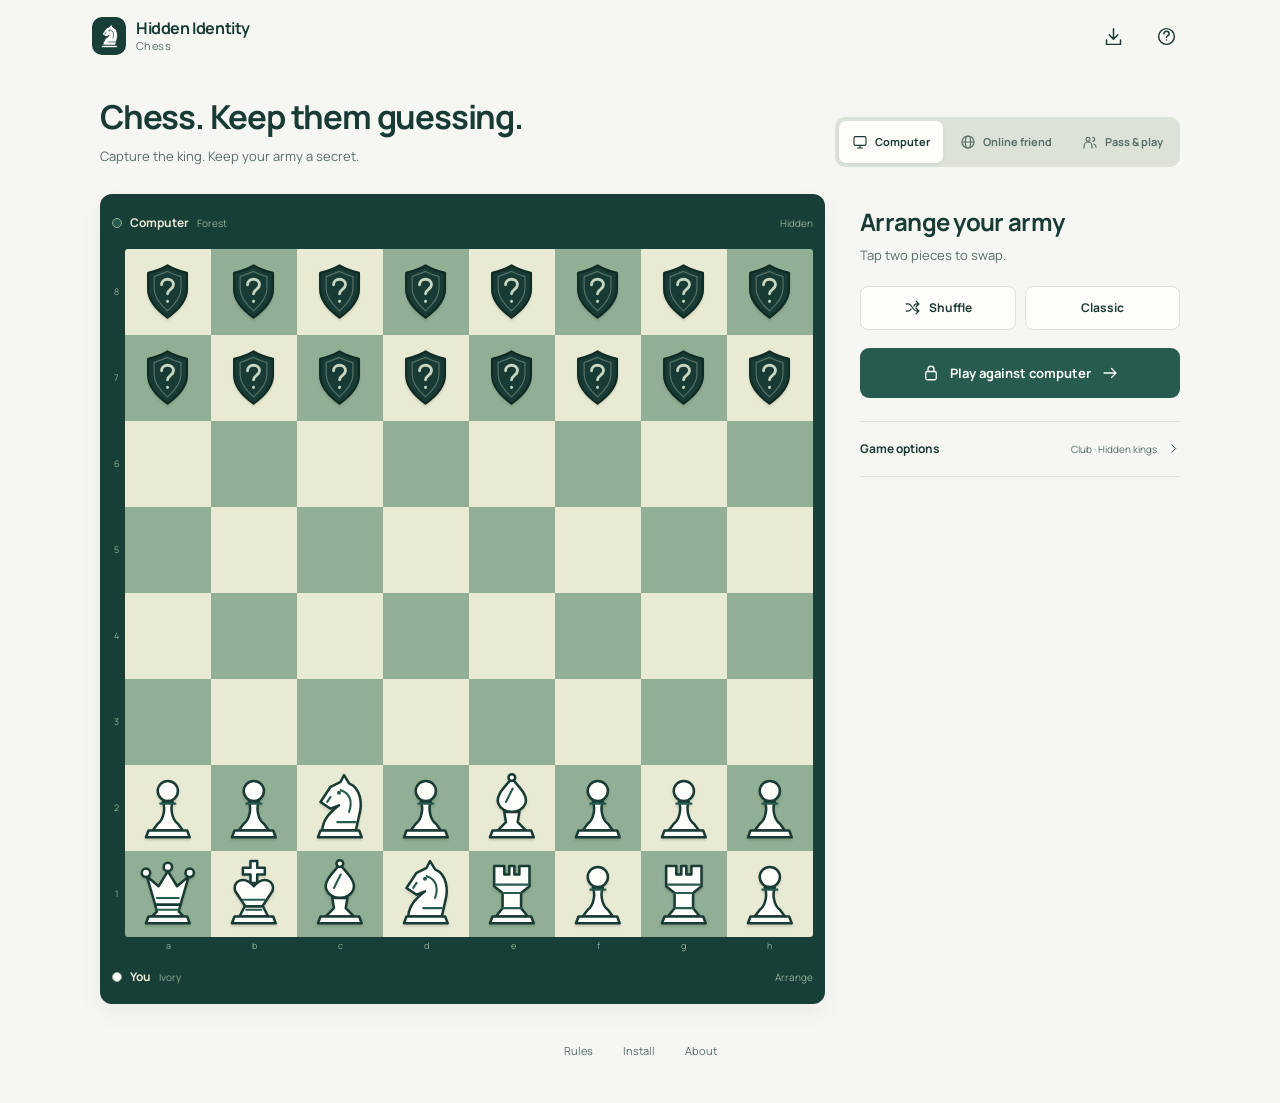
<file: public/game/index.html>
<!doctype html><html lang="en"><head><meta charset="utf-8"><meta name="viewport" content="width=device-width,initial-scale=1,viewport-fit=cover"><meta name="theme-color" content="#183e38"><meta name="description" content="Familiar moves. Hidden identities. Play secret chess with friends or the computer, online and offline."><title>Hidden Identity Chess — Expect the unexpected</title><link rel="manifest" href="./manifest.webmanifest"><link rel="icon" href="./assets/icon.svg" type="image/svg+xml"><link rel="apple-touch-icon" href="./assets/icon-192.png"><link rel="stylesheet" href="./style.css"></head><body><div id="app"></div><div id="toast" role="status" aria-live="polite"></div><dialog id="dialog"></dialog><script type="module" src="./app.mjs"></script></body></html>
</file>
<file: public/game/style.css>
@font-face{font-family:Manrope;src:url('./assets/manrope.ttf') format('truetype');font-weight:400 600;font-display:swap}
@font-face{font-family:Manrope;src:url('./assets/manrope-bold.ttf') format('truetype');font-weight:700 800;font-display:swap}
:root{--ink:#193b35;--muted:#586e66;--green:#265b4d;--deep:#183e38;--paper:#f6f7f2;--white:#fffefa;--line:#dce2d8;--sage:#91af94;--ivory:#e8ead3;--yellow:#f3cf70;--danger:#a53c33;--focus:#c28a22;font-family:Manrope,system-ui,sans-serif;font-size:14px;font-synthesis:none;color:var(--ink);background:var(--paper);color-scheme:light}
*{box-sizing:border-box}body{margin:0}button,input,select{font:inherit}button,a,input,select{-webkit-tap-highlight-color:transparent}button,select{touch-action:manipulation}button{cursor:pointer;color:inherit;border:0}button:disabled{cursor:default;opacity:.38}a{color:inherit;text-underline-offset:3px}svg{width:21px;height:21px;flex-shrink:0}h1,h2,h3,p{margin:0}::selection{background:var(--yellow);color:var(--deep)}:focus-visible{outline:3px solid var(--focus);outline-offset:3px}input{caret-color:var(--green)}::-webkit-scrollbar{width:5px;height:5px}::-webkit-scrollbar-thumb{background:var(--sage);border-radius:8px}
.site-header{height:72px;max-width:1160px;padding:0 32px;margin:auto;display:flex;justify-content:space-between;align-items:center}.brand{display:flex;align-items:center;gap:10px;text-decoration:none}.brand-mark{width:34px;height:38px;display:grid;place-items:center;color:var(--ivory);background:var(--deep);border-radius:10px}.brand-mark .chess-piece{width:29px;height:31px;filter:none}.brand-name{font-size:16px;line-height:1.15;font-weight:800;letter-spacing:-.4px}.brand-name>span{display:block;font-size:11px;font-weight:500;letter-spacing:.4px;color:var(--muted);margin-top:3px}.header-actions{display:flex;align-items:center;gap:9px}.icon-button{width:44px;height:44px;border-radius:10px;background:transparent;display:inline-grid;place-items:center}.icon-button:hover,.icon-button.is-active{background:var(--line)}.text-button{display:inline-flex;align-items:center;justify-content:center;gap:8px;min-height:44px;padding:9px 12px;background:transparent;border-radius:8px;font-size:12px;font-weight:700}.text-button:hover{background:var(--line)}.connection{display:inline-flex;align-items:center;gap:6px;font-size:11px;color:var(--muted)}.connection i{width:6px;height:6px;border-radius:50%;background:var(--focus)}
.page{max-width:1080px;margin:0 auto;padding:25px 0 0}.lobby-intro{display:flex;justify-content:space-between;align-items:end;gap:30px;margin:0 0 27px}.lobby-intro h1{font-size:33px;font-weight:800;line-height:1.2;letter-spacing:-1.2px;text-wrap:balance}.lobby-intro p{font-size:13px;line-height:1.7;color:var(--muted);margin-top:8px}.workspace{display:grid;grid-template-columns:minmax(0,1fr) 320px;gap:35px;align-items:start}.table{width:100%;padding:10px 12px 8px;background:var(--deep);color:var(--ivory);border-radius:12px;box-shadow:0 10px 25px #0000000d}.player-bar{display:flex;align-items:center;gap:8px;min-height:38px;margin:0 0 7px}.player-bar.bottom{margin:6px 0 0}.player-dot{display:block;width:10px;height:10px;border-radius:50%;flex-shrink:0;border:1px solid var(--sage)}.player-dot.white{background:var(--white)}.player-dot.black{background:var(--green)}.player-name{font-size:12px;font-weight:700;white-space:nowrap}.player-caption{font-size:10px;color:var(--sage)}.player-state{margin-left:auto;white-space:nowrap;font-size:10px;color:var(--sage);min-width:42px;text-align:right}.player-active .player-state{color:var(--yellow);font-weight:700}.capture-mini{display:flex;align-items:center;min-width:0;max-width:42%;overflow:hidden;margin-left:4px}.capture-mini .chess-piece{width:16px;height:18px;margin-left:-3px;filter:none}.board-frame{position:relative;padding-left:13px;padding-bottom:15px}.board{display:grid;grid-template-columns:repeat(8,minmax(0,1fr));aspect-ratio:1;border-radius:3px;overflow:hidden;isolation:isolate}.square{position:relative;display:grid;place-items:center;aspect-ratio:1;min-width:0;padding:0;border-radius:0;background:var(--ivory);isolation:isolate;user-select:none}.square.dark{background:var(--sage)}.square:hover::after{content:'';position:absolute;inset:0;background:#ffffff14;pointer-events:none}.square.selected{background:var(--yellow)}.square.last{background:#d0d49c}.square.dark.last{background:#a6b77e}.square.selected.last{background:var(--yellow)}.square.target::before{content:'';width:23%;height:23%;border-radius:50%;background:#193b354d;position:absolute;pointer-events:none;z-index:2}.square.target.has-piece::before{width:91%;height:91%;border:3px solid var(--yellow);background:transparent;border-radius:50%}.square:focus-visible{outline-offset:-3px;outline-color:#87640d;z-index:3}.chess-piece{width:88%;height:88%;pointer-events:none;z-index:1;overflow:visible;filter:drop-shadow(0 2px 1px #00000022);--piece-fill:#fffefa;--piece-stroke:#193b35;--piece-detail:#265b4d;fill:var(--piece-fill);stroke:var(--piece-stroke);stroke-width:1.5;stroke-linecap:round;stroke-linejoin:round}.chess-piece.black{--piece-fill:#193b35;--piece-stroke:#102a24;--piece-detail:#c9d6bf}.piece-detail{fill:none;stroke:var(--piece-detail);stroke-width:1.25}.piece-eye{fill:var(--piece-detail);stroke:none}.chess-piece.concealed{width:78%;height:78%;filter:drop-shadow(0 2px 1px #0000001a)}.secret-mark{fill:none;stroke:var(--piece-detail);stroke-width:1.9}.secret-inset{fill:none;stroke:var(--piece-detail);opacity:.35;stroke-width:.8}.ranks{position:absolute;left:0;top:0;bottom:15px;display:flex;flex-direction:column;justify-content:space-around;font-size:9px;color:var(--sage);width:9px;text-align:center}.files{position:absolute;left:13px;right:0;bottom:0;display:flex;justify-content:space-around;font-size:9px;color:var(--sage)}.board.covered{visibility:hidden}.board-scrim{position:absolute;inset:0;z-index:5;display:flex;flex-direction:column;align-items:center;justify-content:center;text-align:center;gap:15px;padding:20px;background:var(--deep)}.board-scrim>svg{width:34px;height:34px;color:var(--yellow)}.board-scrim h2{font-size:25px;letter-spacing:-.6px}.board-scrim p{font-size:13px;color:var(--sage)}.board-scrim .primary{max-width:260px;background:var(--yellow);color:var(--deep);margin-top:8px}.note-badge{position:absolute;top:3px;right:3px;background:var(--yellow);color:var(--deep);font-size:10px;font-weight:800;border-radius:3px;padding:1px 4px;z-index:3}
.sidepanel{min-width:0;padding-top:12px}.mode-tabs{display:flex;gap:4px;padding:4px;border-radius:10px;background:var(--line);flex-shrink:0}.mode-tab{display:flex;align-items:center;justify-content:center;gap:7px;min-height:42px;padding:10px 13px;border-radius:7px;background:transparent;font-size:11px;font-weight:700;color:var(--muted);white-space:nowrap}.mode-tab svg{width:16px;height:16px}.mode-tab.selected{background:var(--white);color:var(--ink);box-shadow:0 2px 4px #0000000a}.panel-heading{font-size:24px;line-height:1.3;letter-spacing:-.7px;margin-bottom:7px;font-weight:800}.panel-desc{font-size:13px;line-height:1.7;color:var(--muted);margin-bottom:20px}.arrange-tools{display:flex;gap:9px;margin:18px 0}.secondary{display:inline-flex;justify-content:center;align-items:center;gap:8px;min-height:44px;padding:10px 14px;border:1px solid var(--line);border-radius:8px;background:var(--white);font-weight:700;font-size:12px}.secondary:hover{background:var(--line)}.secondary svg{width:17px;height:17px}.arrange-tools .secondary{flex:1}.primary{width:100%;display:flex;align-items:center;justify-content:center;gap:10px;min-height:50px;border-radius:9px;padding:13px 16px;background:var(--green);color:var(--white);font-size:13px;font-weight:800}.primary:hover{background:var(--deep)}.primary svg{width:18px;height:18px}.setup-options{border-top:1px solid var(--line);border-bottom:1px solid var(--line);margin-top:23px}.setup-options summary{display:flex;align-items:center;gap:10px;list-style:none;cursor:pointer;min-height:54px;font-size:12px;font-weight:700}.setup-options summary::-webkit-details-marker{display:none}.setup-options summary>span{font-size:10px;color:var(--muted);font-weight:400;margin-left:auto}.setup-options summary>svg{width:13px;height:13px;transition:transform .2s}.setup-options[open] summary>svg{transform:rotate(90deg)}.options-content{padding:8px 0 5px}.field{margin:0 0 14px}.field-label{font-size:11px;font-weight:700;display:block;margin-bottom:9px}.segmented{display:flex;gap:4px;border:1px solid var(--line);border-radius:8px;padding:3px}.segmented button{flex:1;min-height:40px;border-radius:5px;font-size:11px;font-weight:700;color:var(--muted);background:transparent}.segmented .selected{background:var(--line);color:var(--ink)}.rule-toggle{display:flex;align-items:center;justify-content:space-between;gap:15px;min-height:66px;width:100%;padding:13px 0;background:none;text-align:left}.rule-toggle strong{display:block;font-size:12px;font-weight:700}.rule-toggle small{display:block;font-size:10px;color:var(--muted);margin-top:4px;line-height:1.5}.switch{display:block;position:relative;width:36px;height:22px;border-radius:14px;background:var(--sage);flex-shrink:0}.switch::after{content:'';position:absolute;left:3px;top:3px;width:16px;height:16px;background:var(--white);border-radius:50%;transition:transform .15s}.switch.on{background:var(--green)}.switch.on::after{transform:translateX(14px)}.divider{display:flex;align-items:center;gap:12px;font-size:11px;color:var(--muted);margin:22px 0}.divider::before,.divider::after{content:'';height:1px;flex:1;background:var(--line)}.input-row{display:flex;gap:8px}.input-row input{min-width:0;width:100%;flex:1;background:var(--white);color:var(--ink);padding:13px 12px;border:1px solid var(--line);border-radius:8px;font-size:16px;letter-spacing:2px;text-transform:uppercase}.input-row .secondary{min-width:77px}.room-invite{display:flex;align-items:center;justify-content:space-between;gap:12px;border-bottom:1px solid var(--line);padding-bottom:9px;margin-bottom:12px;font-size:12px}.room-invite strong{letter-spacing:1px}.inline-message{font-size:11px;line-height:1.7;color:var(--muted);margin-top:16px}.online-lobby .workspace{display:block;max-width:430px;margin:40px auto 70px}.online-lobby .table{display:none}.online-lobby .sidepanel{padding:0}.online-lobby .lobby-intro{align-items:center}footer{display:flex;justify-content:center;gap:20px;padding:25px 0 30px}footer button{background:none;min-height:44px;padding:5px;font-size:11px;color:var(--muted)}
.match-page{padding-top:12px;padding-bottom:max(20px,env(safe-area-inset-bottom))}.match-page .workspace{gap:28px;grid-template-columns:minmax(0,1fr) 280px;justify-content:center}.match-page .sidepanel{padding:12px 0}.match-page.zen{--play-board-size:min(600px,calc(100dvh - 280px),calc(100vw - 36px))}.match-page.zen .workspace{display:block;max-width:calc(var(--play-board-size) + 37px);margin:auto}.zen .sidepanel{display:none}.zen .match-bottom{max-width:calc(var(--play-board-size) + 37px)}.match-bottom{margin:0 auto;max-width:637px}.standard .match-bottom{margin:0 auto 0 0;max-width:calc(100% - 308px)}.match-status{display:flex;align-items:center;justify-content:center;min-height:36px;padding:7px 10px;text-align:center;font-size:11px;line-height:1.5;color:var(--muted);font-variant-numeric:tabular-nums}.match-dock{display:flex;gap:7px;align-items:center;width:100%;padding:5px 0}.move-mode{display:flex;background:var(--line);border-radius:9px;padding:3px;flex:1;margin-right:3px}.move-mode button{background:transparent;min-height:44px;padding:8px 13px;font-size:12px;font-weight:700;border-radius:6px;flex:1}.move-mode button.active{background:var(--white);box-shadow:0 1px 3px #0000000a}.move-mode button.bluff-active{background:var(--yellow);box-shadow:none}.dock-button{min-width:60px;min-height:54px;display:flex;flex-direction:column;justify-content:center;align-items:center;gap:4px;padding:5px 8px;background:transparent;border-radius:8px;color:var(--muted)}.dock-button:hover{background:var(--line)}.dock-button>svg{width:20px;height:20px}.dock-button>span{font-size:10px;font-weight:700}.review-dock .primary{flex:1;min-height:48px}.review-dock .dock-button{min-width:80px}.waiting-label,.penalty-dock>span{font-size:12px;color:var(--muted);line-height:1.7;flex:1;padding-left:8px}.match-result{display:flex;align-items:center;gap:15px;padding:10px 0}.match-result h2{font-size:22px;white-space:nowrap;letter-spacing:-.6px}.match-result .primary{flex:1;max-width:260px;margin-left:auto}.match-result .dock-button{min-width:50px}.move-log-heading{display:flex;align-items:center;justify-content:space-between;margin:3px 0 15px}.move-log-heading h2{font-size:21px;letter-spacing:-.5px}.move-log-heading>span{font-size:11px;color:var(--muted)}.move-log{max-height:440px;overflow:auto;font-variant-numeric:tabular-nums;margin-bottom:18px}.move-row{display:grid;grid-template-columns:25px 1fr 1fr;gap:8px;padding:12px 7px;font-size:12px;line-height:1.7}.move-row:nth-child(odd){background:var(--line)}.move-row>span:first-child{color:var(--muted);font-size:11px}.empty-log{padding:35px 10px;font-size:12px;text-align:center;line-height:1.8;color:var(--muted)}.challenge-move{display:block;min-height:36px;padding:5px 8px;border:1px solid var(--sage);border-radius:6px;margin-top:5px;font-size:11px;font-weight:700;color:var(--green);background:var(--white)}.challenge-move:hover{background:var(--ivory)}.move-ruling{display:block;font-size:10px;line-height:1.5;color:var(--muted);margin-top:4px}.offence-count{display:flex;justify-content:space-between;gap:12px;padding:12px 0;border-top:1px solid var(--line);font-size:10px;color:var(--muted)}.ruling-note{font-size:12px;line-height:1.8;color:var(--muted);margin:8px 0}.menu-list{display:flex;flex-direction:column;margin:5px -5px -4px}.menu-list>button{display:flex;align-items:center;gap:13px;width:100%;min-height:51px;background:transparent;padding:11px 10px;text-align:left;border-radius:8px}.menu-list>button:hover{background:var(--line)}.menu-list>button>span{font-size:14px;font-weight:600}.menu-list small{margin-left:auto;font-size:11px;color:var(--muted)}.menu-list>button.menu-danger{color:var(--danger);border-top:1px solid var(--line);border-radius:0;margin-top:7px;padding-top:15px}.busy{opacity:.6;pointer-events:none}
#toast{position:fixed;top:14px;left:50%;max-width:calc(100% - 24px);width:max-content;z-index:100;padding:12px 17px;background:var(--deep);color:var(--white);border-radius:10px;font-size:12px;line-height:1.6;text-align:center;box-shadow:0 6px 25px #00000022;visibility:hidden;opacity:0;transform:translate(-50%,-25px);transition:transform .2s,opacity .2s}#toast.show{visibility:visible;opacity:1;transform:translate(-50%,0)}dialog{border:0;border-radius:16px;background:var(--paper);color:var(--ink);width:calc(100% - 32px);max-width:480px;max-height:85dvh;padding:28px;box-shadow:0 18px 60px #00000044}dialog::backdrop{background:#102a2499}dialog h2{font-size:23px;letter-spacing:-.6px;line-height:1.3;margin:0 28px 15px 0}dialog h3{font-size:14px;margin:25px 0 7px}dialog p,dialog li{font-size:13px;line-height:1.8;color:var(--muted)}dialog ul{padding-left:20px}dialog .close-dialog{position:absolute;top:15px;right:13px}dialog .primary{margin-top:22px}.promotion-choices{display:flex;gap:9px;margin-top:22px}.promotion-choices button{flex:1;min-width:0;display:flex;flex-direction:column;align-items:center;gap:8px;background:var(--line);border-radius:9px;padding:12px 4px;font-size:11px}.promotion-choices .chess-piece{width:52px;height:52px;max-width:100%;filter:none}.reveal-banner{position:fixed;left:50%;bottom:max(25px,env(safe-area-inset-bottom));transform:translateX(-50%);z-index:40;display:flex;align-items:center;gap:10px;padding:12px 19px;border-radius:12px;background:var(--deep);color:var(--white);box-shadow:0 8px 30px #00000022;pointer-events:none;animation:reveal .4s cubic-bezier(.16,1,.3,1)}.reveal-banner .chess-piece{width:35px;height:39px;animation:pieceflip .5s cubic-bezier(.16,1,.3,1)}.reveal-banner strong{font-size:12px;display:block}.reveal-banner small{display:block;font-size:10px;color:var(--sage);margin-top:4px}.square.moved .chess-piece{animation:land .25s cubic-bezier(.16,1,.3,1)}@keyframes land{from{transform:translateY(-5px) scale(1.04)}to{transform:translateY(0) scale(1)}}@keyframes reveal{from{transform:translate(-50%,12px);filter:blur(2px)}to{transform:translate(-50%,0);filter:blur(0)}}@keyframes pieceflip{from{transform:rotateY(90deg)}to{transform:rotateY(0)}}
@media(max-width:1150px){.page{margin:0 30px}.site-header{padding:0 30px}.workspace{grid-template-columns:minmax(0,1fr) 300px;gap:27px}.lobby-intro{gap:20px}.lobby-intro h1{font-size:29px}.mode-tab{padding:9px 11px}}
@media(max-width:920px){.lobby-intro{align-items:start;flex-direction:column;gap:19px}.lobby-intro .mode-tabs{width:100%}.mode-tab{flex:1}.workspace{grid-template-columns:minmax(0,1fr) 270px;gap:22px}.match-page .workspace{grid-template-columns:minmax(0,1fr) 240px;gap:22px}.standard .match-bottom{max-width:calc(100% - 262px)}.lobby-intro h1{font-size:29px}.player-caption{display:none}}
@media(max-width:760px), (max-height:600px) and (max-width:1100px){
 :root{font-size:16px}
 body{padding-top:env(safe-area-inset-top);padding-left:env(safe-area-inset-left);padding-right:env(safe-area-inset-right)}
 .site-header,.in-match .site-header{height:64px;padding:0 16px}
 .brand{min-height:48px;gap:10px}.brand-mark{width:34px;height:38px}.brand-name{font-size:17px}.brand-name>span{font-size:12px}
 .header-actions{gap:4px}.icon-button{width:48px;height:48px}.icon-button svg{width:24px;height:24px}.connection{font-size:12px}
 .page,.lobby-page{margin:0 4px;padding-top:16px}.lobby-intro{margin:0 12px 20px;gap:20px}
 .lobby-intro h1{font-size:28px;letter-spacing:-.8px}.lobby-intro p{font-size:16px;line-height:1.5;margin-top:10px}
 .mode-tabs{width:100%;gap:4px}.mode-tab{flex:1;flex-direction:column;gap:6px;min-height:68px;padding:8px 4px;font-size:14px;white-space:normal;line-height:1.25;text-align:center}.mode-tab svg{width:22px;height:22px}
 .workspace{display:flex;flex-direction:column;gap:22px}.table{padding:8px 4px;border-radius:12px;max-width:560px;margin:auto}
 .board-frame{padding-left:12px;padding-bottom:16px}.files{left:12px;font-size:10px}.ranks{bottom:16px;font-size:10px;width:9px}
 .player-bar{min-height:36px;margin-bottom:5px;gap:7px;padding:0 5px}.player-bar.bottom{margin-top:5px}.player-name{font-size:14px}.player-state{font-size:12px}.player-dot{width:10px;height:10px}.player-caption{display:none}
 .capture-mini{max-width:44%}.capture-mini .chess-piece{width:18px;height:20px}
 .sidepanel{width:calc(100% - 24px);max-width:536px;margin:auto;padding:0}.lobby-page .sidepanel{order:-1}
 .panel-heading{font-size:24px}.panel-desc{font-size:16px;line-height:1.5;margin-bottom:16px}.arrange-tools{margin:16px 0;gap:12px}
 .primary{min-height:56px;font-size:16px;padding:14px 16px}.primary svg,.secondary svg{width:22px;height:22px}
 .secondary,.text-button{min-height:48px;font-size:16px;padding:12px 16px}.text-button{min-width:48px}
 .setup-options{margin-top:20px}.setup-options summary{position:relative;min-height:68px;flex-wrap:wrap;align-content:center;gap:4px;font-size:16px;padding:10px 25px 10px 0}.setup-options summary>span{flex-basis:100%;font-size:13px;margin:0;line-height:1.5}.setup-options summary>svg{position:absolute;right:0;top:26px;width:16px;height:16px}
 .field-label{font-size:14px}.segmented button{min-height:48px;font-size:14px}.rule-toggle{min-height:76px}.rule-toggle strong{font-size:16px}.rule-toggle small{font-size:14px;line-height:1.5}.switch{width:42px;height:26px}.switch::after{width:20px;height:20px}.switch.on::after{transform:translateX(16px)}
 .input-row{gap:12px}.input-row input{min-height:56px;font-size:18px;padding:14px}.input-row .secondary{min-width:88px}.divider{font-size:14px}.inline-message{font-size:14px}.room-invite{font-size:16px}.room-invite .text-button{font-size:14px}
 .online-lobby .workspace{margin:20px auto 40px}.online-lobby .lobby-intro{align-items:stretch}.online-lobby .lobby-intro>div:first-child{display:none}
 footer{gap:16px;padding:20px 0 max(24px,env(safe-area-inset-bottom))}footer button{min-width:64px;min-height:48px;padding:10px;font-size:14px}
 .match-page,.match-page.zen,.match-page.standard{margin:0 4px;padding-top:6px;padding-bottom:max(20px,env(safe-area-inset-bottom))}
 .match-page .workspace,.match-page.zen .workspace{display:block;max-width:560px;margin:auto}.match-page .sidepanel{display:none}
 .match-bottom,.standard .match-bottom{margin:0 auto;max-width:560px;padding:0 10px}.match-status{font-size:14px;min-height:42px;padding:8px 4px}
 .match-dock{display:grid;grid-template-columns:repeat(3,minmax(0,1fr));gap:8px;padding-top:4px}.move-mode{grid-column:1/-1;margin:0;padding:4px;gap:4px}.move-mode button{min-height:52px;padding:12px;font-size:16px}
 .dock-button{min-width:0;min-height:64px;padding:8px;gap:6px}.dock-button>span{font-size:14px}.dock-button>svg{width:24px;height:24px}
 .review-dock,.penalty-dock{grid-template-columns:1fr 1fr}.review-dock .primary{grid-column:1/-1;grid-row:1;min-height:56px;font-size:16px}.review-dock .dock-button{min-width:0}.penalty-dock>span,.waiting-label{grid-column:1/-1;font-size:16px;padding:0;text-align:center}
 .match-result{flex-wrap:wrap;gap:12px;padding:8px 0}.match-result h2{font-size:24px}.match-result>div{flex-basis:100%;text-align:center}.match-result .primary{max-width:none;min-width:0;flex:1}.match-result .dock-button{min-width:88px}
 .move-log{max-height:48dvh}.move-row{font-size:15px;padding:12px 8px;grid-template-columns:20px 1fr 1fr;gap:8px}.move-row>span:first-child{font-size:13px}.challenge-move{min-height:48px;min-width:90px;font-size:14px;padding:10px}.move-log-heading h2{font-size:24px}.move-log-heading>span,.move-ruling,.offence-count{font-size:13px}.ruling-note,.empty-log{font-size:16px}
 .menu-list>button{min-height:56px;padding:14px 10px;gap:16px}.menu-list>button>span{font-size:16px}.menu-list small{font-size:14px}.menu-list svg{width:24px;height:24px}
 .board-scrim h2{font-size:26px}.board-scrim p{font-size:16px}.board-scrim .primary{max-width:280px}
 dialog{padding:28px 20px;border-radius:16px;max-height:calc(100dvh - 32px);overflow-y:auto;overscroll-behavior:contain}dialog h2{font-size:24px;margin-right:48px}dialog h3{font-size:18px}dialog p,dialog li{font-size:16px;line-height:1.65}dialog .close-dialog{top:12px;right:10px}
 dialog[data-sheet]{position:fixed;inset:auto 0 0;width:100%;max-width:100%;margin:0;max-height:90dvh;border-radius:18px 18px 0 0;padding:30px 20px max(24px,env(safe-area-inset-bottom))}dialog[data-sheet]::before{content:'';position:absolute;top:10px;left:calc(50% - 18px);width:36px;height:4px;background:var(--sage);border-radius:4px}
 .promotion-choices{gap:8px;flex-wrap:wrap}.promotion-choices button{font-size:14px;min-width:calc(25% - 8px);min-height:90px}.promotion-choices .chess-piece{width:56px;height:56px}
 .reveal-banner{bottom:max(170px,env(safe-area-inset-bottom));max-width:calc(100% - 24px);width:max-content}.reveal-banner small{display:none}.reveal-banner strong{font-size:14px}
 #toast{top:max(12px,env(safe-area-inset-top));font-size:14px;padding:12px 16px;pointer-events:none}
}
@media(max-width:360px){.brand-name{font-size:15px}.lobby-intro h1{font-size:26px}.mode-tab{font-size:13px}.header-actions{gap:0}.connection{font-size:11px}}
@media(max-height:600px) and (orientation:landscape) and (max-width:1100px){
 .site-header,.in-match .site-header{height:56px}
 .match-page.zen,.match-page.standard{display:grid;grid-template-columns:auto minmax(240px,280px);align-items:center;gap:20px;width:max-content;max-width:calc(100% - 32px);margin:0 auto;padding-top:6px;--play-board-size:clamp(352px,43vw,400px)}
 .match-page.zen .workspace,.match-page.standard .workspace{display:block;width:calc(var(--play-board-size) + 20px);max-width:none;margin:0}.match-page .sidepanel{display:none}
 .match-page.zen .match-bottom,.match-page.standard .match-bottom{width:100%;max-width:280px;margin:0;padding:0}.match-dock{display:grid;grid-template-columns:repeat(3,minmax(0,1fr));gap:8px}.move-mode{grid-column:1/-1;margin:0}.move-mode button{min-height:48px;font-size:16px}.dock-button{min-height:64px;min-width:0}.dock-button>span{font-size:14px}.match-status{min-height:40px;font-size:14px}
 .review-dock,.penalty-dock{grid-template-columns:1fr 1fr}.review-dock .primary{grid-column:1/-1;grid-row:1}.penalty-dock>span,.waiting-label{grid-column:1/-1}.match-result{flex-wrap:wrap}.match-result>div{flex-basis:100%}
}
@media(pointer:coarse){button:not(.square),summary,input{min-height:48px}.icon-button{min-width:48px}.square:active{filter:brightness(.94)}}
@media(prefers-reduced-motion:reduce){*,*::before,*::after{animation:none!important;transition:none!important;scroll-behavior:auto!important}}
</file>
